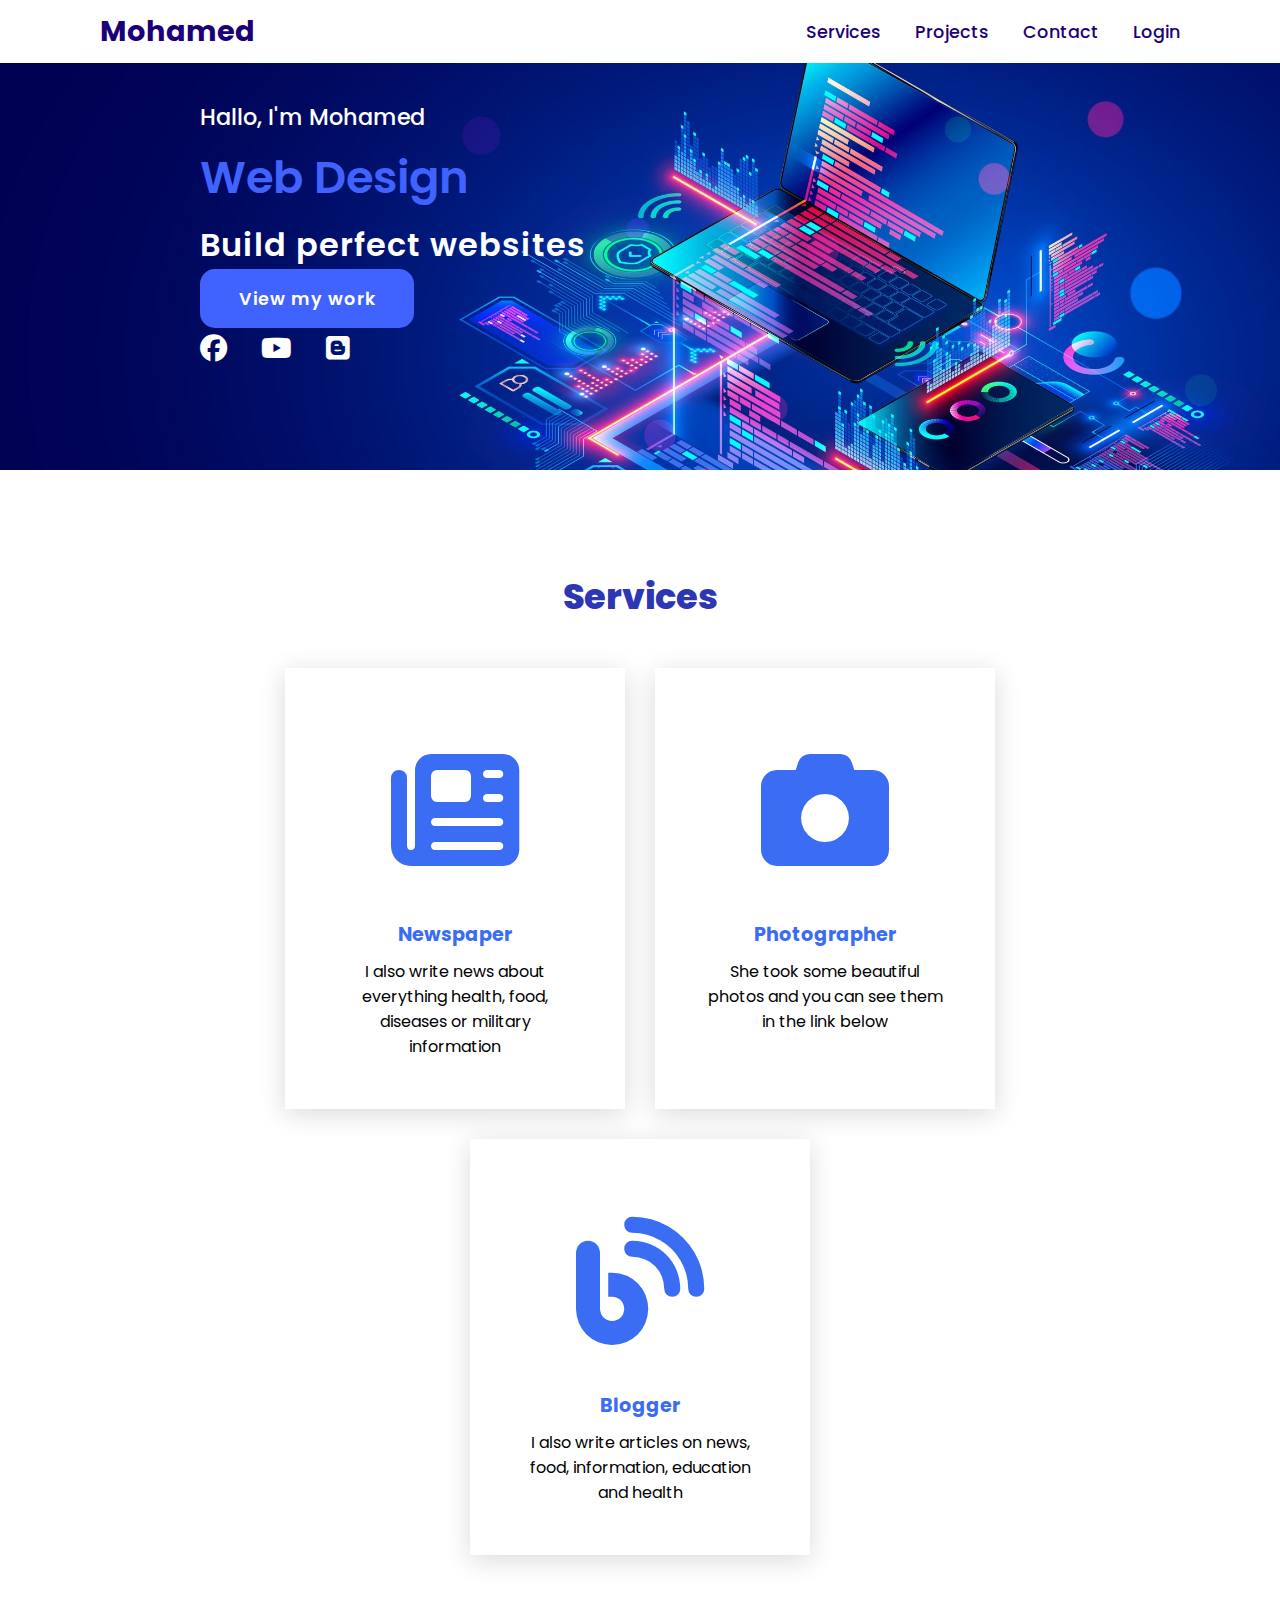
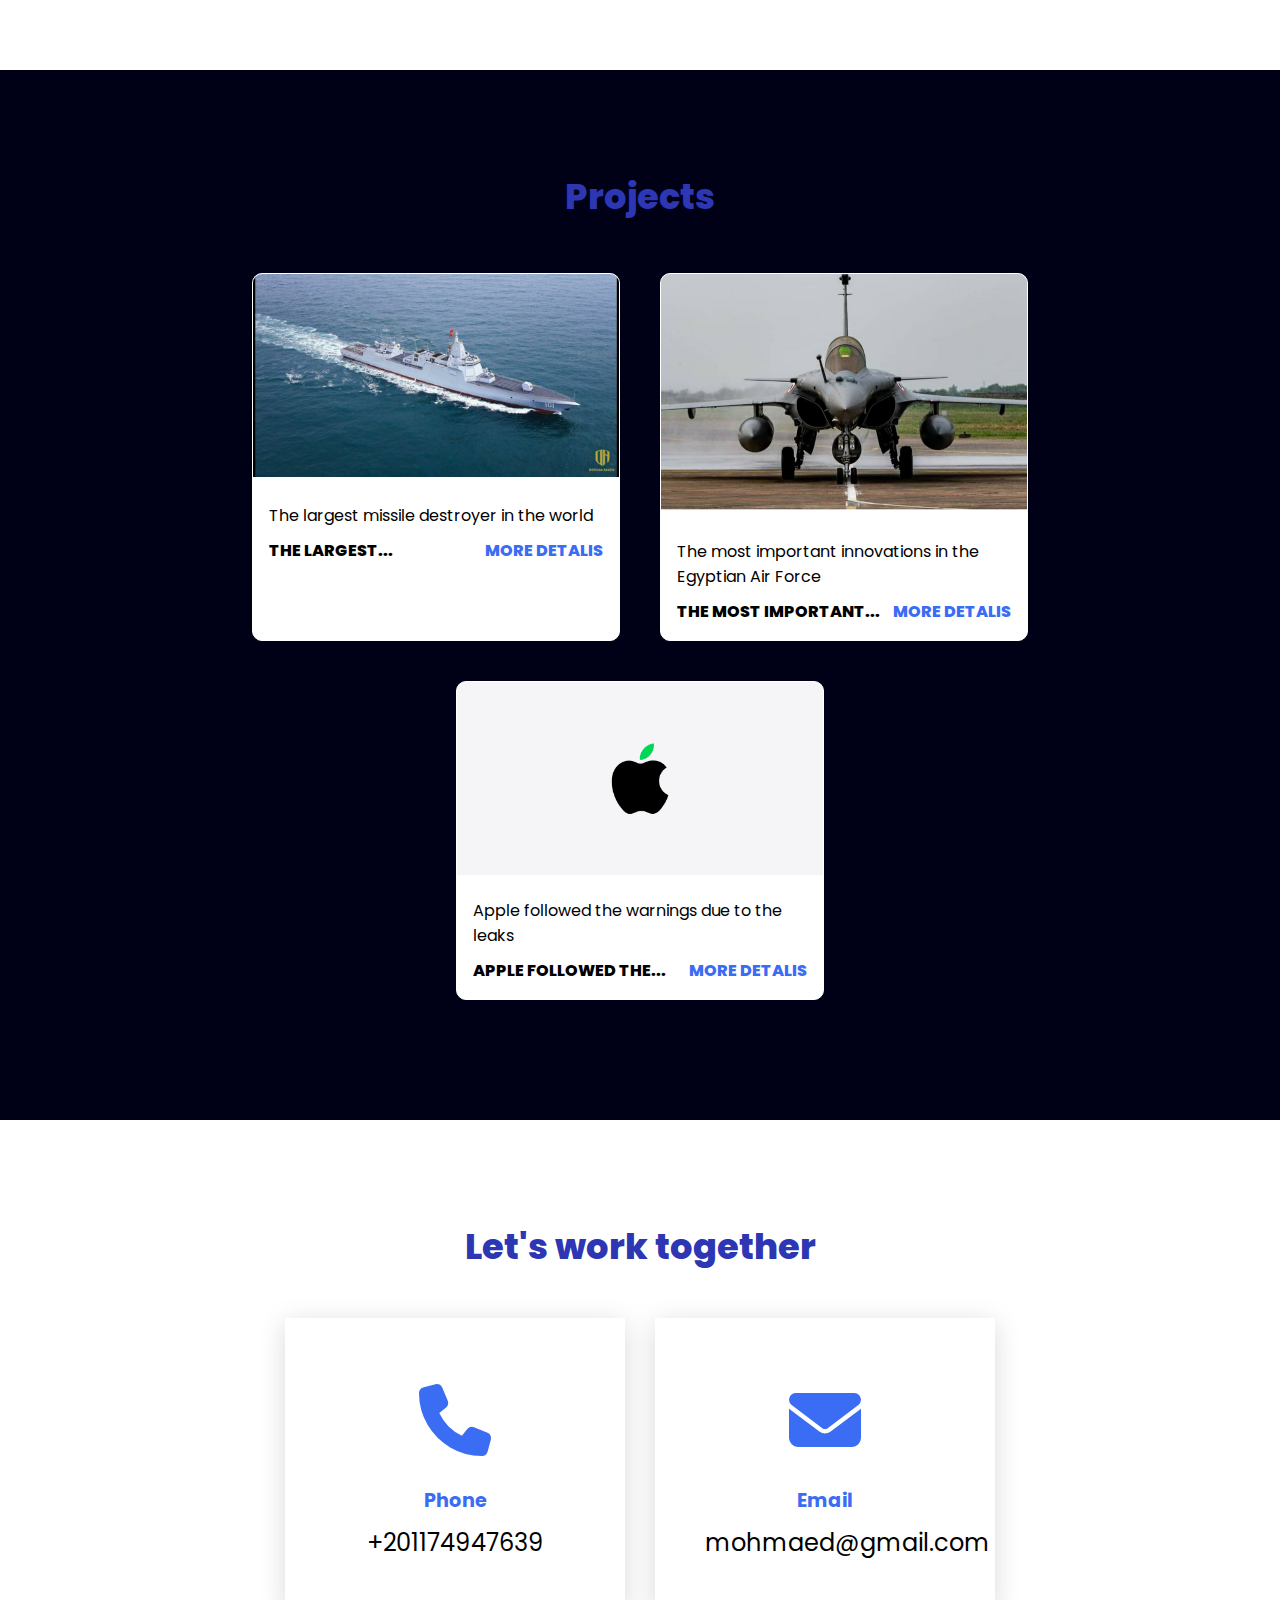
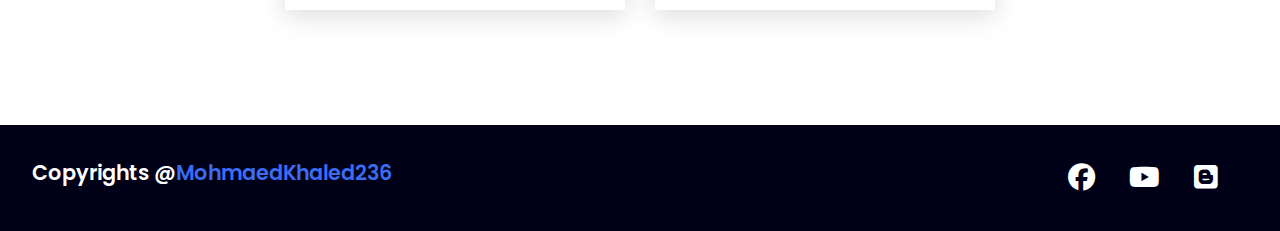
<file: index.html>
<!DOCTYPE html>
<html lang="en">
<head>
    <meta charset="UTF-8">
    <title> Mohamed Khaled</title>
    <link rel="stylesheet" href="https://cdnjs.cloudflare.com/ajax/libs/font-awesome/6.1.0/css/all.min.css">
    	<link rel="stylesheet" href="css2.css">
</head>
<body>
   <header>
   <a href="#" class="logo">Mohamed</a>
                                                                               <nav class="navigation">
                        <a href="#services">Services</a>
                        <a href="#projects">Projects</a>
                        <a href="#contact">Contact</a> 
                        <a href="file:///storage/emulated/0/Android/data/com.teejay.trebedit/files/TrebEdit%20user%20files/websitemohamaed/login/login.html"> Login</a>                                                      </nav>
       
   </header>

<section class="main">
    
<div>
<h2>Hallo, I'm Mohamed<br><span> Web Design</span></h2>
<h3>Build perfect websites</h3>
<a href="#projects" class="main-btn">View my work</a>    

<div class="social-icons">
    <a href="https://www.facebook.com/profile.php?id=100033257303692"><i class="fa-brands fa-facebook"></i></a>
    <a href="https://youtube.com/c/Mohmaedkhaled"><i class="fa-brands fa-youtube"></i></a>
    <a href="https://mohmaedkhaled.blogspot.com/?m=1"><i class="fa-brands fa-blogger"></i></a>   
    </div> 
</div>
    
</section>


<section class="cards" id="services">
<h2 class="title">Services</h2>
<div class="content">
<div class="card">
<div class="icon">
<i class="fa-solid fa-newspaper"></i>
</div>
<div class="info">
    <h3>Newspaper</h3>    
<p>I also write news about everything health, food, diseases or military information </p>

</div>   
</div>
 
 
 
 
<div class="card">
<div class="icon">
<i class="fa-solid fa-camera"></i>
</div>
<div class="info">
    <h3>Photographer</h3>    
<p>She took some beautiful photos and you can see them in the link below  </p>
</div>
</div> 


<div class="card">
<div class="icon">
<i class="fa-solid fa-blog"></i>
</div>
<div class="info">
    <h3>Blogger</h3>    
<p> I also write articles on news, food, information, education and health  </p>
</div>  
</div> 

 
</div>
    
   
    
    
    
    
    
</section>



   <section class="projects" id="projects">
       <h2 class="title">Projects</h2>
       <div class="content">
           <div class="project-card">
       <div class="project-image">
           
           <img src="1625164966956866-0.jpg">
           </div>
           <div class="project-info">
               <p class="project-category">The largest missile destroyer in the world </p>
               <strong class="project-title">
                   <span>The largest...</span>
                   <a href="#" class="more-details">More detalis</a>
                   
               </strong>
           </div>
           
           
           
       
       </div>
       
       <div class="project-card">
       <div class="project-image">
           
           <img src="1625344530101871-0.jpg">
           </div>
           <div class="project-info">
               <p class="project-category">The most important innovations in the Egyptian Air Force </p>
               <strong class="project-title">
                   <span>The most important...</span>
                   <a href="#" class="more-details">More detalis</a>
                   
               </strong>
           </div>
           
           
           
       
       </div>
       <div class="project-card">
       <div class="project-image">
           
           <img src="1625066742918153-0.jpg">
           </div>
           <div class="project-info">
               <p class="project-category">Apple followed the warnings due to the leaks </p>
               <strong class="project-title">
                   <span>Apple followed the...</span>
                   <a href="#" class="more-details">More detalis</a>
                   
               </strong>
           </div>
           
           
           
       
       </div>
       </div>
   </section> 
   
   
   <section class="cards contact" id="contact">
       <h2 class="title">Let's work together</h2>
  <div class="content">
<div class="card">
<div class="icon">
<i class="fa-solid fa-phone"></i>
</div>
<div class="info">
    <h3>Phone</h3>    
<p>+201174947639 </p>

</div>   
</div>
 
 
 
 
<div class="card">
<div class="icon">
<i class="fa-solid fa-envelope"></i>
</div>
<div class="info">
    <h3>Email</h3>    
<p> mohmaed@gmail.com</p>
</div>
</div> 

   </section>
   
   <footer class="footer">
    <p class="footer-title">Copyrights @<span>MohmaedKhaled236</span></p>
    <div class="social-icons">
    <a href="https://www.facebook.com/profile.php?id=100033257303692"><i class="fa-brands fa-facebook"></i></a>
    <a href="https://youtube.com/c/Mohmaedkhaled"><i class="fa-brands fa-youtube"></i></a>
    <a href="https://mohmaedkhaled.blogspot.com/?m=1"><i class="fa-brands fa-blogger"></i></a>   
    </div> 
   </footer>
</body>
</html>
</file>
<file: css2.css>
@import url('https://fonts.googleapis.com/css2?family=Poppins:ital,wght@0,100;0,200;0,300;0,400;0,500;0,600;0,700;0,800;0,900;1,100;1,200;1,300;1,400;1,500;1,600;1,700;1,800;1,900&display=swap');
*{
    font-family: 'Poppins', sans-serif;
    margin: 0;
    padding: 0;
    box-sizing: border-box;
    scroll-behavior: smooth;
     
}
header{
    background-color:  #ffffff;
    width: 100%;
    position: fixed;
    z-index: 999;
    display: flex;
    justify-content: space-between;
    align-items: center;
    padding: 10px 100px ;
}
.logo{
    text-decoration: none;
    color: #1c0078;
    text-transformation: uppercase;
    font-weight: 700;
    font-size: 1.8em;
    
}

.navigation a{
    color: #1c0078;
    text-decoration: none;
    font-size: 1.1em;
    font-weight: 500;
    padding-left: 30px;
    
    
        
    
}
.navigation a:hover{
    color: #408cff;
    
    } 
section{
    padding: 100px 200px;
    
    
}   

.main{
    width: 100%;
    min-hight: 100vh;
    display: flex;
    align-items: center;
    background: url('GettyImages-1291886933-e1624308433688.jpg') no-repeat;
    background-size: cover;
    background-attachmen: fixed;
    
}
.main h2{
    color: #ffffff;
    font-size: 1.4em;
    font-weight: 500;
    
} 
.main h2 span{
    color:#4063ff;
    font-size: 2em;
    font-weight: 600;
    display: inline-block;
    margin-top: 10px;
}
.main h3{
    color: #ffffff;
    font-size: 2em;
    font-weight: 600;
    letter-spacing: 1px;
    margin-top: 10px;
    magin-bottom: 30px;
    
}
.main-btn{
    color: #ffffff;
    background-color: #4063ff;
    text-decoration: none;
    font-size: 1.1em;
    font-weight: 600;
    display: inline-block;
    padding: 0.9375em 2.1875em;
    letter-spacing: 1px;
    border-radius: 15px;
    margin-buttom: 40px;
    
            
}
.main-btn:hover{
    background-color: #315bc3;
    transform: scale(1.1);
    transition: 0.7s ease;
    
}
.social-icons a{
    color: #ffffff;
    font-size: 1.7em;
    padding-right: 30px;
    padding-bottom: 10px;
      
} 
.title{
    display: flex;
    justify-content: center;
    color: #2d37b4;
    font-size: 2.2em;
    font-weight: 800;
    margin-bottom: 30px;
}
.content{
    display: flex;
    justify-content: center;
    flex-direction: row;
    flex-wrap: wrap;
}
.card{
    background-color: #ffffff;
    width: 21.25em;
    box-shadow: 0 5px 25px rgba(1 1 1 / 15%);
    border-redius: 25px;
    padding: 50px;
    margin: 15px;           
}

.card:hover{
    transform: scale(1.1);
    transition: 0.7s ease;
}

.icon{
    color: #3a6cf4;
    font-size: 8em;
    text-align: center;
    
}
.info{
    text-align: center;
}

.info h3{
    color: #3a6cf4;
    font-size: 1.2em;
    font-weight: 700;
    margin: 10px;
    
}

.projects{
    background-color: #000016;
}

.projects .content{
    margin-top: 30px;
    
}

.project-card{
    background-color: #fff;
    border: 1px solid #fff;
    min-height: 14em;
    width: 23em;
    overflow: hidden;
    border-radius: 10px;
    margin: 20px;
    transition: 0.7s ease;
    
}

.project-card:hover{
    transform: scale(1.1);
    
}

.project-card:hover .project-image{
    opacity: 0.9;
}

.project-image img{
    width: 100%;
    
}

.project-info{
    padding: 1em;
}


.project-category{
    font-size: 0.8 em;
    color: black;
    
}

.project-title{
    display: flex;
    justify-content: space-between;
    text-transform: uppercase;
    font-weight: 800;
    margin-top: 10px;
}

.more-details{
    text-decoration: none;
    color: #3a6cf4;
}

.more-details:hover{
    color: #601cfc;
}


.contact .icon{
    font-size: 4.5em;
    
}

.contact .info h3{
    color: #black;
    
}

.contact .info p{
    font-size: 1.5em;
   
}


.footer{
    background-color: #000016;
    color: #fff;
    padding: 2em;
    display: flex;
    justify-content: space-between;
    
}

.footer-title{
    font-size: 1.3em;
    font-weight: 600;
}

.footer-title span{
    color: #3a6cf4;
}


@media (max-width:1023px){
    header{
        padding: 12px 20px;
    }
    .navigation a{
        padding-left: 10px;
    }
    .title{
        font-size: 1.8em;
    }
    section{
        padding: 80px 20px;
    }
    .main-content h2{
        font-size: 1em;
    }
    .main-content h3{
        font-size: 1.6em;
    }
    .content{
        flex-direction: column;
        align-items: center;
    }
    
}
@media(max-width:641px){
     body{
    font-size: 12px;
    
    }
    
    .main-content h2{
        font-size: 0.8em;
    }
    .main-content h3{
        font-size: 1.4em;
    }
}

@media(max-width:300px){
    body{
        font-size: 10px;
    }
    
}
</file>
